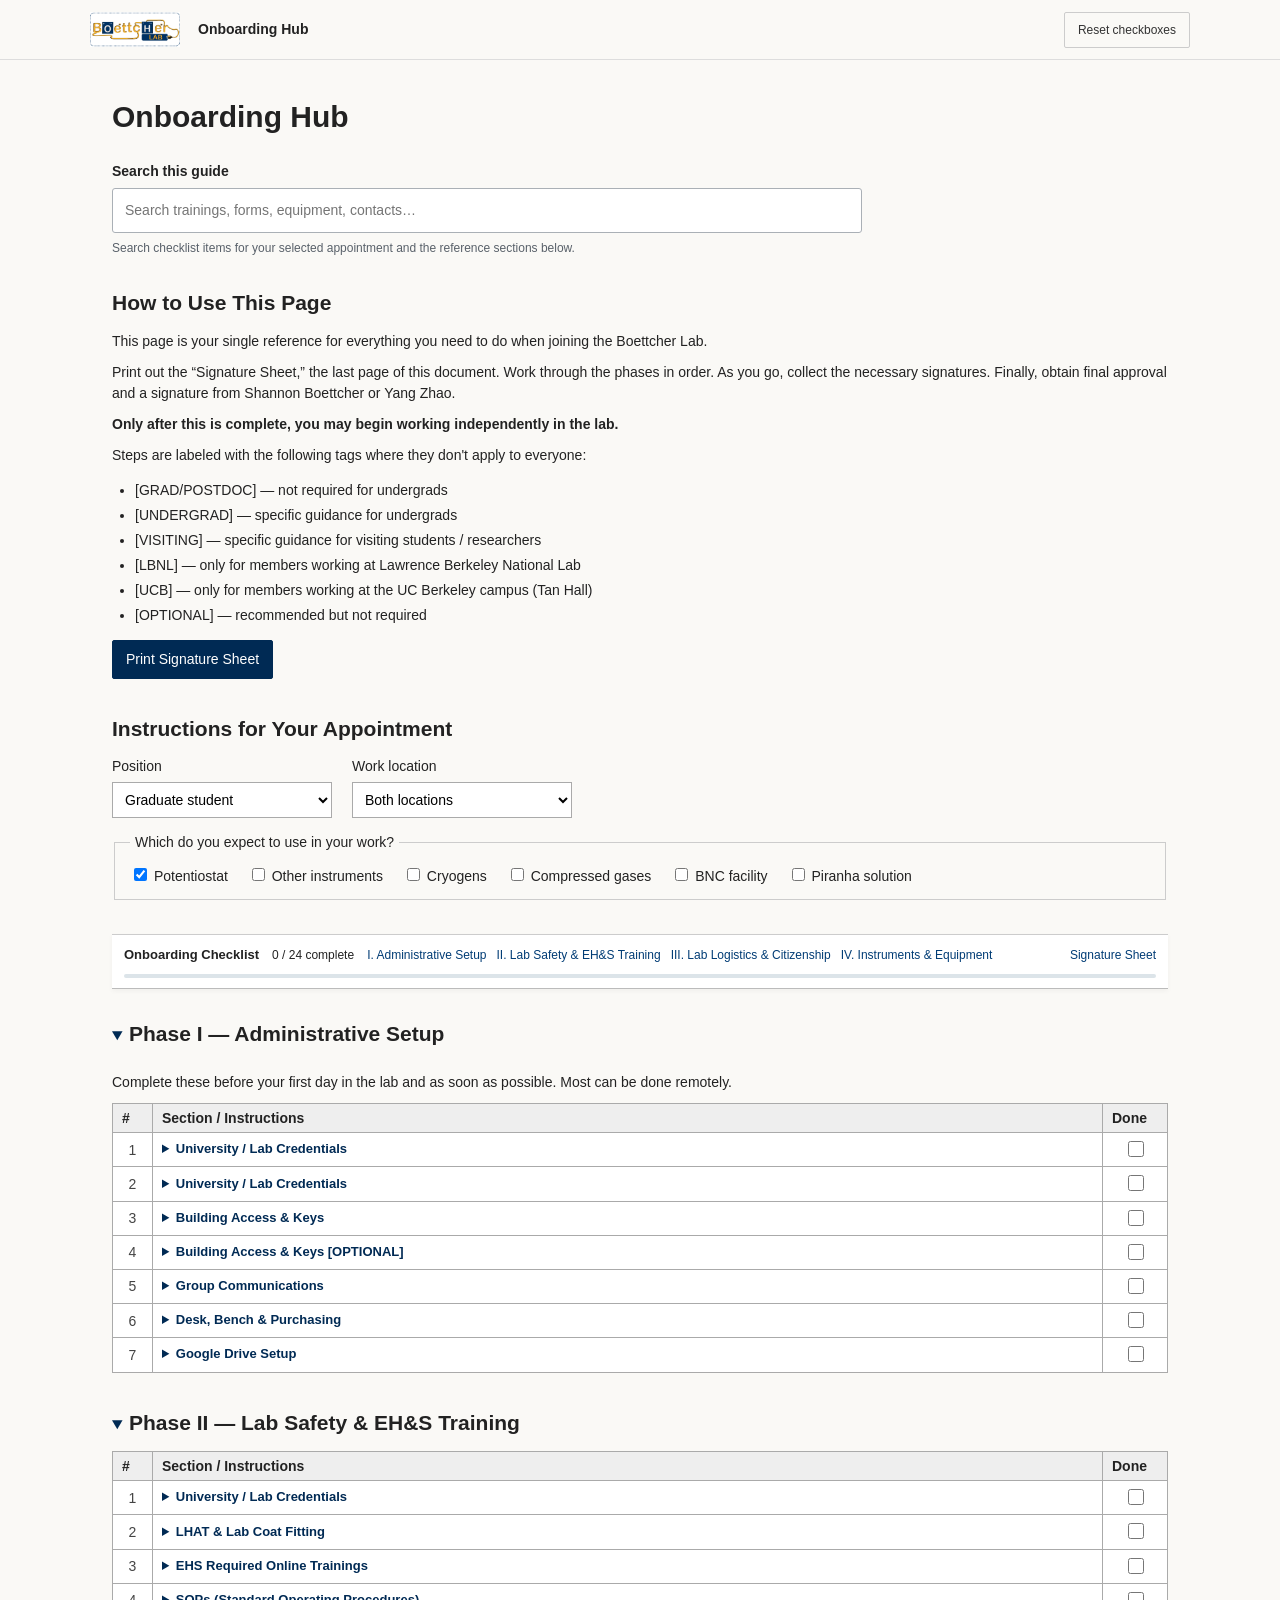
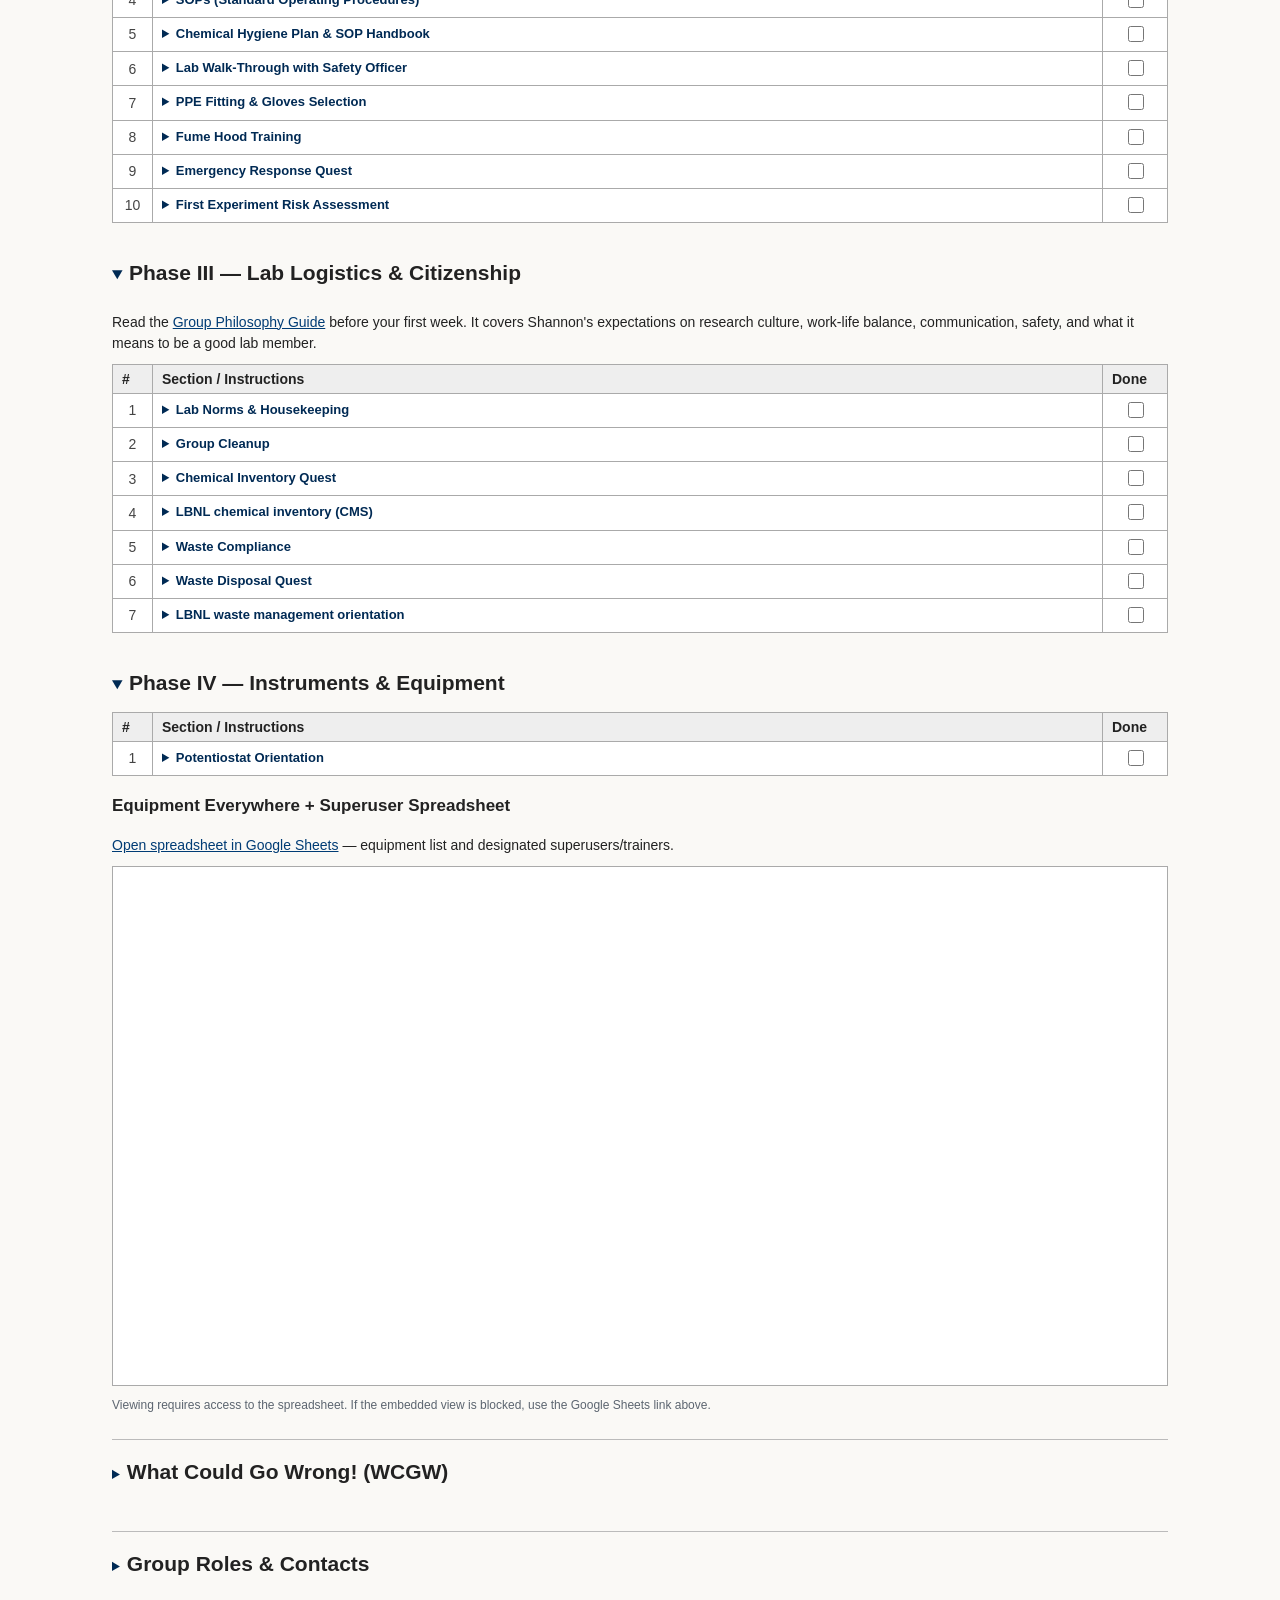
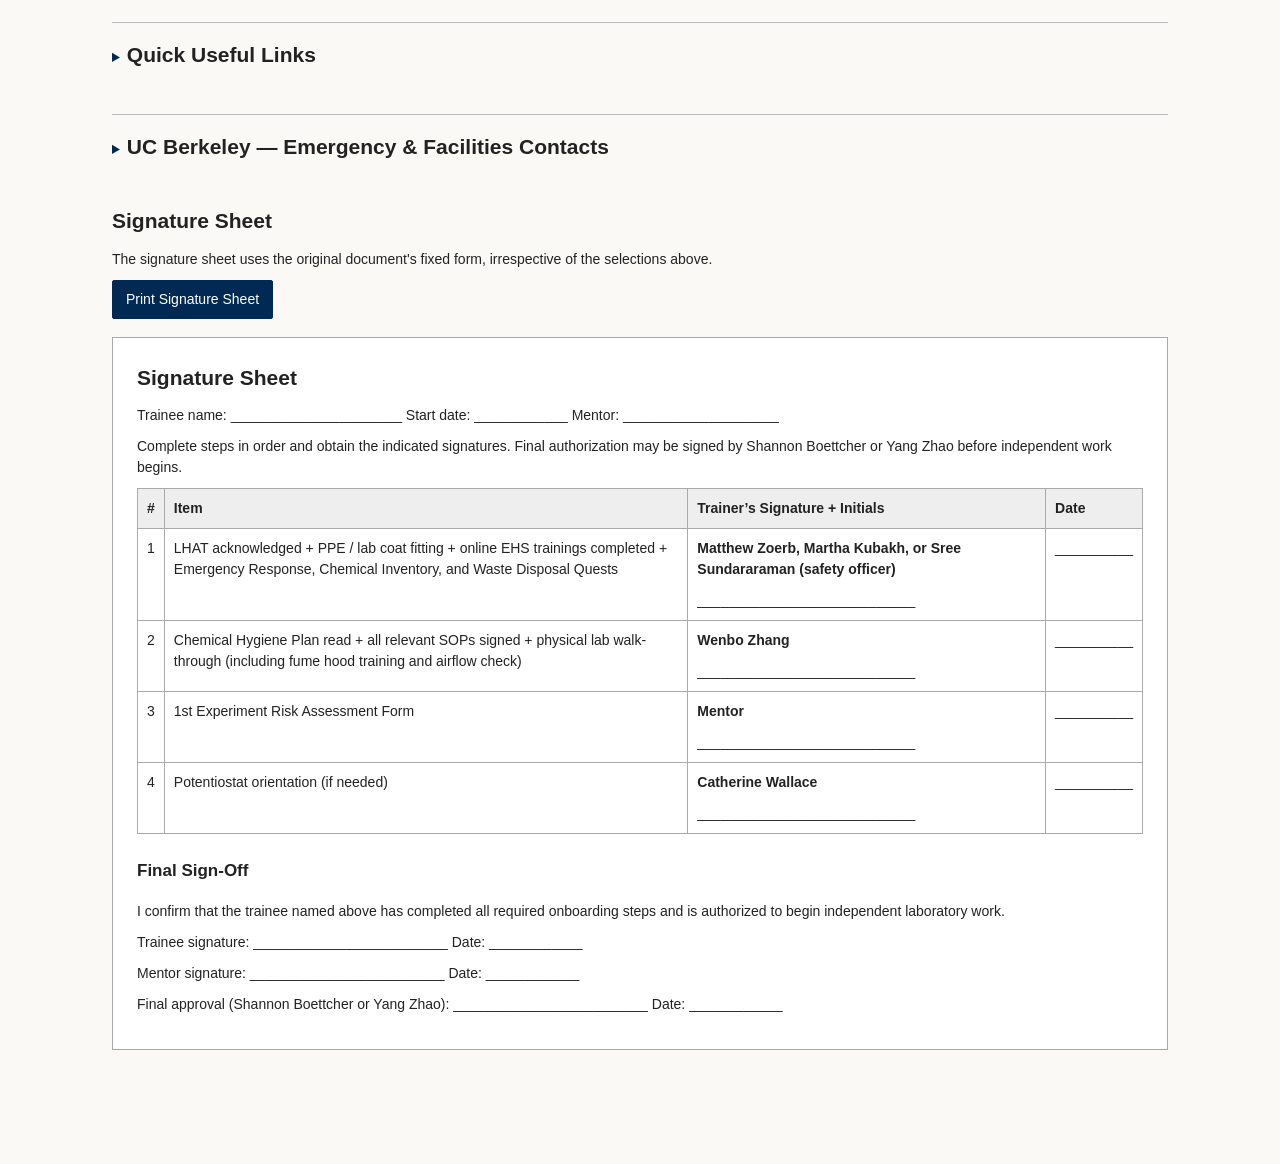
<file: onboarding/index.html>
<!doctype html>
<html lang="en"><head><meta charset="UTF-8"><meta name="viewport" content="width=device-width, initial-scale=1"><meta name="robots" content="noindex,nofollow,noarchive"><title>Onboarding Hub</title><link rel="icon" href="../assets/logo.png" type="image/png"><link rel="stylesheet" href="styles.css"><script src="app.js" defer></script></head>
<body>
<header class="topbar"><a href="#top" class="brand"><img src="../assets/logo.png" alt="Boettcher Lab logo"></a><span class="toplabel">Onboarding Hub</span><button id="reset" type="button" class="plain-button">Reset checkboxes</button></header>
<main id="top">
<h1>Onboarding Hub</h1>
<section id="site-search" class="site-search" role="search" aria-label="Search onboarding guide"><label for="search-query"><strong>Search this guide</strong></label><input id="search-query" type="search" placeholder="Search trainings, forms, equipment, contacts…" autocomplete="off" aria-controls="search-results"><p class="search-help">Search checklist items for your selected appointment and the reference sections below.</p><div id="search-results" class="search-results" aria-live="polite" hidden></div></section>
<section id="how-to"><h2>How to Use This Page</h2><p>This page is your single reference for everything you need to do when joining the Boettcher Lab.</p><p>Print out the “Signature Sheet,” the last page of this document. Work through the phases in order. As you go, collect the necessary signatures. Finally, obtain final approval and a signature from Shannon Boettcher or Yang Zhao.</p><p><strong>Only after this is complete, you may begin working independently in the lab.</strong></p><p>Steps are labeled with the following tags where they don't apply to everyone:</p><ul><li>[GRAD/POSTDOC] — not required for undergrads</li><li>[UNDERGRAD] — specific guidance for undergrads</li><li>[VISITING] — specific guidance for visiting students / researchers</li><li>[LBNL] — only for members working at Lawrence Berkeley National Lab</li><li>[UCB] — only for members working at the UC Berkeley campus (Tan Hall)</li><li>[OPTIONAL] — recommended but not required</li></ul><button id="print-top" type="button">Print Signature Sheet</button></section>
<section id="preferences"><h2>Instructions for Your Appointment</h2><div class="filters"><label>Position<select id="role"><option value="undergrad">Undergraduate</option><option value="grad">Graduate student</option><option value="postdoc">Postdoc</option></select></label><label>Work location<select id="location"><option value="ucb">UC Berkeley (Tan Hall)</option><option value="lbnl">LBNL</option><option value="both">Both locations</option></select></label></div><fieldset class="activities"><legend>Which do you expect to use in your work?</legend><div id="activity-options"></div></fieldset></section>
<div id="sticky-checklist" class="sticky-checklist"><strong>Onboarding Checklist</strong><span id="progress">0/0</span><nav id="phase-nav" aria-label="Onboarding phases"></nav><a href="#signature-sheet">Signature Sheet</a><div class="progress-track" role="progressbar" aria-label="Onboarding completion" aria-valuemin="0" aria-valuemax="100" aria-valuenow="0" id="progressTrack"><div id="progressFill" class="progress-fill"></div></div></div>
<div id="phases"></div>
<section id="wcgw"><details class="reference-details"><summary>What Could Go Wrong! (WCGW)</summary><p>Share what went wrong and how to avoid it happening again. WCGW has two separate, anonymous learning logs: known equipment problems and recent safety lessons. Do not include people's names, identifying details, medical information, or confidential research.</p><div class="wcgw-subsection"><h3>Known Equipment Issues</h3><p>Recurring instrument problems, error messages, malfunctioning equipment, workarounds, repair progress, and preventive maintenance. Each entry includes the equipment, location, issue description, troubleshooting, recommended prevention, and status (<strong>Ongoing</strong> or <strong>Resolved</strong>).</p><p><a href="https://docs.google.com/spreadsheets/d/1n3D9VgV696v0NroU-m8cX3CQ3yrQlMzzaUi5PE2Fpec/edit#gid=1224785100" target="_blank" rel="noopener noreferrer">View Known Equipment Issues (Google Sheet)</a></p><p>For an active instrument problem, contact the designated superuser in the <a href="https://docs.google.com/spreadsheets/d/1ZQLSnmgJmGB6u2VnZDe9SOowm1mUqNwXzju2ESyFlTo/edit?gid=1956073340#gid=1956073340" target="_blank" rel="noopener noreferrer">Equipment Everywhere + Superuser Spreadsheet</a>.</p></div><div class="wcgw-subsection"><h3>Recent Safety Lessons Learned</h3><p>Anonymous summaries of safety accidents and near misses, contributing conditions, immediate response, corrective actions, and lessons that can prevent future incidents. Each entry records status (<strong>Ongoing</strong> or <strong>Resolved</strong>) without identifying the people involved.</p><p><a href="https://docs.google.com/spreadsheets/d/1n3D9VgV696v0NroU-m8cX3CQ3yrQlMzzaUi5PE2Fpec/edit#gid=867202534" target="_blank" rel="noopener noreferrer">View Recent Safety Lessons Learned (Google Sheet)</a></p><p><strong>Important:</strong> This educational log does not replace mandatory reporting to campus EH&amp;S, LBNL, supervisors, or emergency services. Share only de-identified descriptions. Minor details may identify individuals in a small lab, even without names.</p></div><p class="wcgw-footnote">Anonymous Google Forms for these two sections are not yet connected. Once created, configure each form to avoid collecting email addresses or requiring sign-in; verify its privacy and sharing settings before accepting submissions. For now, coordinate log additions through a designated lab administrator.</p></details></section>
<section id="contacts"><details class="reference-details"><summary>Group Roles &amp; Contacts</summary><p>Refer to the Current Group Jobs Spreadsheet for the latest lab roles, responsibilities, and contacts.</p><p><a href="https://docs.google.com/spreadsheets/d/1Z7RrsoEdxLm7JeBpL2ujAhubBuPMMLZ0RDjtRDfDG5k/edit?gid=0#gid=0" target="_blank" rel="noopener noreferrer">Open Current Group Jobs Spreadsheet in Google Sheets</a></p><div class="jobs-embed"><iframe loading="lazy" title="Current Group Jobs Spreadsheet" src="https://docs.google.com/spreadsheets/d/1Z7RrsoEdxLm7JeBpL2ujAhubBuPMMLZ0RDjtRDfDG5k/preview?gid=0" referrerpolicy="strict-origin-when-cross-origin"></iframe><p class="embed-note">Viewing requires access to the spreadsheet. If the embedded view is blocked, use the Google Sheets link above.</p></div><details id="download-emergency-contacts" class="reference-details jobs-embed" open><summary>Save Emergency &amp; Facilities Contacts to Your Phone</summary><p>Download the contact file(s) for your work location onto your phone, saving the <strong>.vcf</strong> file to <strong>Files</strong> (iPhone) or <strong>Downloads / Files</strong> (Android). Open the saved file, then choose <strong>Create New Contact</strong> or <strong>Import to Contacts</strong>. If you work at both UC Berkeley and LBNL, save both contacts.</p><div class="table-scroll"><table><thead><tr><th>Work location</th><th>Download contact file</th></tr></thead><tbody><tr><td>UC Berkeley / Tan Hall</td><td><a href="contacts/Chemistry_Emergency_Facilities_Berkeley.vcf" download="Chemistry_Emergency_Facilities_Berkeley.vcf">Chemistry Emergency &amp; Facilities @ Berkeley (.vcf)</a></td></tr><tr><td>Lawrence Berkeley National Laboratory</td><td><a href="contacts/LBNL_Emergency_and_Facilities.vcf" download="LBNL_Emergency_and_Facilities.vcf">LBNL Emergency &amp; Facilities (.vcf)</a></td></tr></tbody></table></div><p>These are single-contact files with individually labeled emergency, facilities, and medical phone numbers. The phone numbers do not replace dialing <a href="tel:911">911</a> for a life-threatening emergency.</p></details>
</details></section>
<section id="resources"><details class="reference-details"><summary>Quick Useful Links</summary><div class="table-scroll"><table><thead><tr><th>Resource</th><th>Link</th></tr></thead><tbody id="resource-rows"></tbody></table></div></details></section>
<section id="emergency-contacts"><details class="reference-details"><summary>UC Berkeley — Emergency &amp; Facilities Contacts</summary><p class="emergency-alert"><strong>Emergency: <a href="tel:911">911</a></strong> · Campus police from a cell phone: <a href="tel:5106423333">(510) 642-3333</a></p><p><strong>After-hours medical emergencies:</strong> Go to the nearest emergency room (Alta Bates Emergency Department, <a href="https://www.sutterhealth.org/find-location/facility/alta-bates-campus-emergency-department-1043246535" target="_blank" rel="noopener noreferrer">2450 Ashby Ave, Berkeley, CA 94705</a>; open 24/7). For life-threatening emergencies, call <a href="tel:911">911</a>.</p><div class="table-scroll"><table class="emergency-table"><thead><tr><th>Situation / Service</th><th>Contact</th><th>Phone / Link</th><th>When to use</th></tr></thead><tbody><tr><td>Immediate emergency</td><td>Police, fire, ambulance</td><td><a href="tel:911">911</a> / <a href="tel:5106423333">(510) 642-3333</a></td><td>Fire, serious injury, dangerous release, or immediate threat.</td></tr><tr><td>Non-emergency campus police</td><td>UCPD</td><td><a href="tel:5106426760">(510) 642-6760</a></td><td>Non-urgent police and security assistance.</td></tr><tr><td>Urgent building maintenance (24/7)</td><td>Facilities Services</td><td><a href="tel:5106421032">(510) 642-1032</a></td><td>Flooding, utilities failures, fume hood/ventilation problems, or unsafe building conditions.</td></tr><tr><td>Routine maintenance</td><td>Facilities Services</td><td><a href="https://facilities.berkeley.edu/operating-units/customer-service-center/maintenance-requests" target="_blank" rel="noopener noreferrer">Maintenance requests</a></td><td>Non-urgent lighting, plumbing, HVAC, custodial, or repair issues.</td></tr><tr><td>Chemical spills / laboratory safety</td><td>EH&amp;S</td><td><a href="tel:5106423073">(510) 642-3073</a></td><td>Report hazardous spills, exposures, and lab safety concerns. For life-threatening situations, call 911.</td></tr><tr><td>After-hours hazardous incident</td><td>UCPD</td><td><a href="tel:911">911</a> / <a href="tel:5106423333">(510) 642-3333</a> (emergency); <a href="tel:5106426760">(510) 642-6760</a> (non-emergency)</td><td>After-hours spill or exposure: use emergency dispatch for an immediate hazard; otherwise non-emergency police dispatch.</td></tr><tr><td>Work-related injury or exposure</td><td>Occupational Health</td><td><a href="tel:5106426891">(510) 642-6891</a></td><td>Schedule non-emergency work-related injury or illness evaluation; weekdays.</td></tr><tr><td>Urgent non-life-threatening medical care</td><td>Tang Center Urgent Care</td><td><a href="tel:5106423188">(510) 642-3188</a></td><td>Urgent medical assessment; confirm clinic availability.</td></tr><tr><td>After-hours emergency room</td><td>Alta Bates Emergency Department</td><td><a href="tel:5102044444">(510) 204-4444</a></td><td>2450 Ashby Ave, Berkeley, CA 94705 (24/7). For life-threatening emergencies, call 911.</td></tr><tr><td>Campus emergency updates</td><td>UC Berkeley emergency information</td><td><a href="tel:18007059998">1-800-705-9998</a></td><td>Campus-wide emergency updates and closures.</td></tr></tbody></table></div><h3>Boettcher Lab &amp; Tan Hall Contacts</h3><div class="table-scroll"><table class="emergency-table"><thead><tr><th>Name</th><th>Responsibility</th><th>Phone (fill in)</th></tr></thead><tbody><tr><td>Yang Zhao</td><td>Campus lab safety / EH&amp;S coordination</td><td><span class="phone-blank" aria-label="Phone number to be filled in">________________</span></td></tr><tr><td>Martha</td><td>Campus lab safety</td><td><span class="phone-blank" aria-label="Phone number to be filled in">________________</span></td></tr><tr><td>Sree</td><td>Campus lab safety</td><td><span class="phone-blank" aria-label="Phone number to be filled in">________________</span></td></tr><tr><td>Matthew Zoerb</td><td>Lab safety and chemical inventory</td><td><span class="phone-blank" aria-label="Phone number to be filled in">________________</span></td></tr><tr><td>Wenbo Zhang</td><td>Safety walkthroughs, training, SOPs</td><td><span class="phone-blank" aria-label="Phone number to be filled in">________________</span></td></tr><tr><td>Tan Hall Building Manager</td><td>Facilities contact — confirm name</td><td><span class="phone-blank" aria-label="Phone number to be filled in">________________</span></td></tr></tbody></table></div><p class="contact-note">Fill in the lab phone numbers locally. For an immediate threat to life or safety, call 911 first. Official contact references: <a href="https://facilities.berkeley.edu/operating-units/customer-service-center/maintenance-requests" target="_blank" rel="noopener noreferrer">Facilities Services</a>, <a href="https://ehs.berkeley.edu/node/97" target="_blank" rel="noopener noreferrer">EH&amp;S</a>, <a href="https://uhs.berkeley.edu/about-uhs/contact-us" target="_blank" rel="noopener noreferrer">University Health Services</a>.</p></details></section>
<section id="signature-sheet"><h2>Signature Sheet</h2><p>The signature sheet uses the original document's fixed form, irrespective of the selections above.</p><button id="print-bottom" type="button">Print Signature Sheet</button><div id="signature-preview"></div></section>
</main>
</body></html>
</file>
<file: onboarding/styles.css>
:root{font-family:Arial,Helvetica,sans-serif;color:#222;background:#faf9f6}*{box-sizing:border-box}html{scroll-behavior:smooth;scroll-padding-top:132px}body{margin:0;font-size:14px;line-height:1.5}a{color:#003c75}button,select{font:inherit}button{background:#002a54;color:white;border:1px solid #002a54;border-radius:2px;padding:8px 13px;cursor:pointer}button:hover{background:#16416f}button:focus-visible,a:focus-visible,input:focus-visible,select:focus-visible,summary:focus-visible{outline:2px solid #347abc;outline-offset:2px}.topbar{height:60px;position:sticky;top:0;z-index:10;background:#faf9f6;border-bottom:1px solid #ddd;display:flex;align-items:center;gap:18px;padding:6px max(22px,calc((100vw - 1100px)/2))}.brand{display:flex;align-items:center}.brand img{width:90px;height:42px;object-fit:contain;display:block}.toplabel{font-size:14px;font-weight:bold;flex:1}.plain-button{background:transparent;border:1px solid #ccc;color:#333;font-size:12px}main{max-width:1100px;margin:0 auto;padding:22px 22px 80px}h1{font-size:30px;font-weight:600;margin:12px 0 22px}h2{font-size:21px;font-weight:600;margin:30px 0 12px}h3{font-size:17px}p{margin:10px 0}section{margin-bottom:34px}ul{padding-left:23px}li{margin:4px 0}.filters{display:flex;gap:20px;flex-wrap:wrap}.filters label{display:grid;gap:5px;min-width:220px}.filters select{padding:8px;border:1px solid #aaa;background:white}.activities{margin-top:14px;border:1px solid #ccc;padding:12px 15px}.activities legend{padding:0 5px}.activities>div{display:flex;flex-wrap:wrap;gap:8px 20px}.activities label{white-space:nowrap}.sticky-checklist{position:sticky;top:60px;z-index:9;display:flex;align-items:center;gap:13px;flex-wrap:wrap;background:#fff;border-top:1px solid #ccc;border-bottom:1px solid #bbb;padding:10px 12px;margin:24px 0 20px;box-shadow:0 2px 5px #0000000b;font-size:12px}.sticky-checklist strong{font-size:13px}.sticky-checklist nav{display:flex;gap:10px;flex-wrap:wrap;flex:1}.sticky-checklist a{text-decoration:none}.sticky-checklist>a{white-space:nowrap}.table-scroll{overflow-x:auto}table{border-collapse:collapse;width:100%;background:white}th,td{border:1px solid #aaa;padding:10px 12px;text-align:left;vertical-align:top}th{background:#eee;font-weight:600}.task-table th:first-child{width:40px}.task-table th:last-child{width:65px}.number{text-align:center;color:#444}.check-col{text-align:center}.check-col input{width:17px;height:17px;accent-color:#002a54}summary{font-weight:600;cursor:pointer;color:#002a54;list-style:revert}.instructions{font-weight:400;color:#222;padding:7px 4px 5px}.instructions p{margin:9px 0}.instructions ul{margin:8px 0}.instructions table{font-size:12px;margin:12px 0}.instructions th,.instructions td{padding:6px 8px}.phase{scroll-margin-top:125px}.phase>h2{margin-top:27px}.signature-document{background:white;border:1px solid #aaa;padding:24px;margin:18px 0}.signature-document h2{margin-top:0}.signature-document td,.signature-document th{padding:9px}.signature-document h3{margin-top:24px}#contacts,#resources,#signature-sheet{scroll-margin-top:120px}@media(max-width:740px){main{padding:16px}.topbar{padding:5px 15px}.toplabel{font-size:12px}.brand img{width:72px;height:34px}h1{font-size:25px}.sticky-checklist{gap:8px}.sticky-checklist nav{overflow-x:auto;flex-wrap:nowrap;white-space:nowrap;order:3;width:100%;flex-basis:100%}.task-table{min-width:520px}.signature-document{overflow-x:auto;padding:12px}.signature-document table{min-width:650px}}@media print{.topbar,.sticky-checklist,#preferences,button{display:none!important}main{max-width:none;padding:0}.signature-document{border:0;padding:0}}
/* Collapsible document reference tables */
.reference-details{border-top:1px solid #bbb;padding-top:7px}.reference-details>summary{font-size:21px;font-weight:600;color:#222;cursor:pointer;padding:9px 0}.reference-details[open]>summary{margin-bottom:12px}.reference-details>summary::marker{font-size:14px;color:#002a54}.reference-details>.table-scroll{margin-top:12px}

/* Compact phase tables and foldable phase headings */
.task-table>thead>tr>th,.task-table>tbody>tr>td{padding:5px 9px;line-height:1.3}.task-table>tbody>tr>td{vertical-align:middle}.task-table>tbody>tr>td summary{padding:2px 0;font-size:13px}.task-table .instructions{line-height:1.5;padding:8px 3px}.task-table .instructions p{margin:7px 0}.task-table .instructions ul{margin:7px 0}.task-table .check-col input{width:16px;height:16px}.phase-details>.phase-heading{font-size:21px;font-weight:600;color:#222;padding:9px 0;cursor:pointer;list-style:revert}.phase-details>.phase-heading::marker{font-size:16px;color:#002a54}.phase-details>.phase-content{padding-top:4px}.phase{margin-bottom:25px}.phase-details>.phase-heading:focus-visible{outline:2px solid #347abc;outline-offset:2px}
/* Progress indicator beneath the sticky checklist links */
.sticky-checklist .progress-track{flex:0 0 100%;width:100%;height:4px;background:#dce4e9;border-radius:2px;overflow:hidden;order:10}.sticky-checklist .progress-fill{height:100%;width:0;background:#002a54;transition:width .2s ease}.sticky-checklist{row-gap:9px}

/* Existing Google Sheet embedded beneath the document-style contacts table */
.jobs-embed{margin-top:16px}.jobs-embed>summary{font-size:15px;font-weight:600;color:#002a54;cursor:pointer}.jobs-embed iframe{display:block;width:100%;height:520px;border:1px solid #aaa;background:white}.jobs-embed .embed-note{font-size:12px;color:#5c6570}@media(max-width:740px){.jobs-embed iframe{height:420px}}

/* Emergency and facilities contacts: compact table with blank lab phone spaces */
#emergency-contacts{scroll-margin-top:120px}.emergency-alert{padding:8px 10px;border-left:3px solid #002a54;background:#f1f4f7;margin:10px 0 15px}.emergency-table{font-size:13px}.emergency-table th,.emergency-table td{padding:8px 10px;line-height:1.4}.emergency-table td:nth-child(3){min-width:156px}.phone-blank{display:inline-block;white-space:nowrap;color:#777;letter-spacing:.5px}.contact-note{font-size:12px;color:#555}

/* WCGW equipment-troubleshooting reference */
#wcgw{scroll-margin-top:135px}.wcgw-table td,.wcgw-table th{padding:8px 10px}

/* Onboarding guide search */
.site-search{margin:0 0 26px;max-width:750px}.site-search label{display:block;margin-bottom:6px}.site-search input{width:100%;padding:11px 12px;border:1px solid #aab0b6;border-radius:3px;background:#fff;font:inherit}.site-search .search-help{font-size:12px;color:#59616a;margin:6px 0}.search-results{max-height:430px;overflow-y:auto;border:1px solid #ccd1d5;background:#fff;margin-top:9px}.search-results[hidden]{display:none}.search-status{font-size:12px;padding:10px 12px;margin:0;border-bottom:1px solid #e5e5e5;color:#444}.search-result-list{list-style:none;margin:0;padding:0}.search-result-list li+li{border-top:1px solid #ececec}.search-hit{display:flex;flex-direction:column;align-items:stretch;gap:3px;width:100%;text-align:left;padding:10px 12px;background:#fff;border:0;color:#1e2933;border-radius:0}.search-hit:hover,.search-hit:focus-visible{background:#f2f5f7}.search-hit strong{color:#002a54}.search-hit span{font-size:12px;color:#536171}.search-hit small{font-size:12px;color:#555;font-weight:400;line-height:1.4}@media print{#site-search{display:none!important}}
</file>
